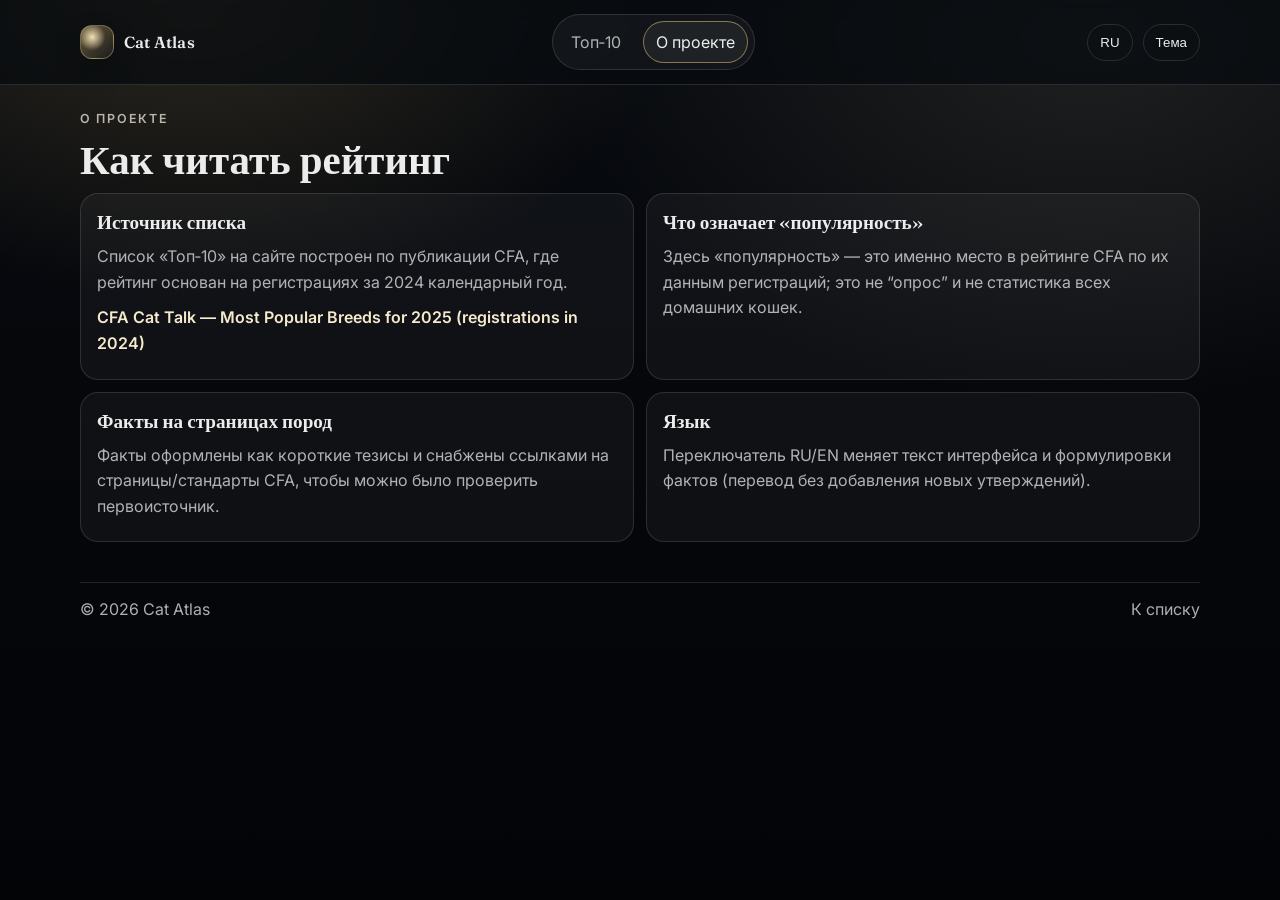
<file: about.html>
<!doctype html>
<html lang="ru" data-theme="dark">
<head>
  <meta charset="utf-8" />
  <meta name="viewport" content="width=device-width,initial-scale=1" />
  <title>О проекте — Cat Atlas</title>
  <meta name="description" content="Как читать рейтинг популярных пород: источник CFA и принцип формирования списка." />

  <meta property="og:title" content="О проекте — Cat Atlas" />
  <meta property="og:description" content="Как читать рейтинг: источник CFA и принцип формирования списка." />
  <meta property="og:type" content="article" />

  <link rel="preconnect" href="https://fonts.googleapis.com">
  <link rel="preconnect" href="https://fonts.gstatic.com" crossorigin>
  <link href="https://fonts.googleapis.com/css2?family=Fraunces:opsz,wght@9..144,400;9..144,600&family=Inter:wght@400;500;600&display=swap" rel="stylesheet">

  <link rel="stylesheet" href="assets/styles.css" />
  <script type="module">
    import { App } from "./assets/app.js";
    App.boot();

    function seo(){
      const lang = App.getLang();
      const title = lang === "ru" ? "О проекте — Cat Atlas" : "About — Cat Atlas";
      const desc  = lang === "ru"
        ? "Как читать рейтинг популярных пород: источник CFA и принцип формирования списка."
        : "How to read the breed ranking: CFA source and how the list is formed.";
      document.title = title;
      const md = document.querySelector('meta[name="description"]');
      if (md) md.setAttribute("content", desc);

      const s = document.getElementById("jsonld");
      s.textContent = JSON.stringify({
        "@context":"https://schema.org",
        "@type":"AboutPage",
        "name": title,
        "inLanguage": lang,
        "about": {
          "@type":"Thing",
          "name":"CFA breed popularity ranking",
          "sameAs":"https://cfa.org/cat-talk/most-popular-breeds-for-2024/"
        }
      }, null, 2);
    }

    seo();
    document.addEventListener("catatlas:langchange", seo);
  </script>

  <script type="application/ld+json" id="jsonld">{}</script>
</head>

<body>
  <a class="skip" href="#content">Перейти к содержимому</a>

  <header class="header">
    <div class="container header__row">
      <a class="brand" href="index.html">
        <span class="brand__mark" aria-hidden="true"></span>
        <span class="brand__text">Cat Atlas</span>
      </a>

      <button class="navbtn" type="button" data-nav-toggle aria-expanded="false" aria-controls="nav">Меню</button>

      <nav class="nav" id="nav" aria-label="Navigation">
        <a href="index.html">
          <span data-lang="ru">Топ‑10</span>
          <span data-lang="en" hidden>Top 10</span>
        </a>
        <a href="about.html" aria-current="page">
          <span data-lang="ru">О проекте</span>
          <span data-lang="en" hidden>About</span>
        </a>
      </nav>

      <div class="header__actions">
        <button class="btn btn--ghost" type="button" data-lang-toggle>RU</button>
        <button class="btn btn--ghost" type="button" data-theme>
          <span data-lang="ru">Тема</span>
          <span data-lang="en" hidden>Theme</span>
        </button>
      </div>
    </div>
  </header>

  <main id="content" class="section">
    <div class="container">
      <p class="eyebrow">
        <span data-lang="ru">О проекте</span>
        <span data-lang="en" hidden>About</span>
      </p>

      <h1 class="h1">
        <span data-lang="ru">Как читать рейтинг</span>
        <span data-lang="en" hidden>How to read the ranking</span>
      </h1>

      <div class="blocks">
        <article class="block">
          <h3 class="h3">
            <span data-lang="ru">Источник списка</span>
            <span data-lang="en" hidden>Source</span>
          </h3>
          <p>
            <span data-lang="ru">
              Список «Топ‑10» на сайте построен по публикации CFA, где рейтинг основан на регистрациях за 2024 календарный год.
            </span>
            <span data-lang="en" hidden>
              The site’s Top 10 list follows a CFA publication where ranking is based on registrations in calendar year 2024.
            </span>
          </p>
          <p class="refs" style="margin-top:10px;">
            <a href="https://cfa.org/cat-talk/most-popular-breeds-for-2024/" target="_blank" rel="noreferrer">
              CFA Cat Talk — Most Popular Breeds for 2025 (registrations in 2024)
            </a>
          </p>
        </article>

        <article class="block">
          <h3 class="h3">
            <span data-lang="ru">Что означает «популярность»</span>
            <span data-lang="en" hidden>What “popular” means</span>
          </h3>
          <p>
            <span data-lang="ru">
              Здесь «популярность» — это именно место в рейтинге CFA по их данным регистраций; это не “опрос” и не статистика всех домашних кошек.
            </span>
            <span data-lang="en" hidden>
              Here, “popular” means rank in CFA’s registration-based list; it is not a public poll and not statistics of all pet cats.
            </span>
          </p>
        </article>

        <article class="block">
          <h3 class="h3">
            <span data-lang="ru">Факты на страницах пород</span>
            <span data-lang="en" hidden>Facts on breed pages</span>
          </h3>
          <p>
            <span data-lang="ru">
              Факты оформлены как короткие тезисы и снабжены ссылками на страницы/стандарты CFA, чтобы можно было проверить первоисточник.
            </span>
            <span data-lang="en" hidden>
              Facts are presented as short bullets with links to CFA breed pages/standards so you can verify the primary source.
            </span>
          </p>
        </article>

        <article class="block">
          <h3 class="h3">
            <span data-lang="ru">Язык</span>
            <span data-lang="en" hidden>Language</span>
          </h3>
          <p>
            <span data-lang="ru">
              Переключатель RU/EN меняет текст интерфейса и формулировки фактов (перевод без добавления новых утверждений).
            </span>
            <span data-lang="en" hidden>
              The RU/EN switch changes UI text and fact wording (translation without adding new claims).
            </span>
          </p>
        </article>
      </div>
    </div>
  </main>

  <footer class="footer">
    <div class="container footer__row">
      <p class="muted">© <span data-year></span> Cat Atlas</p>
      <a class="muted" href="index.html">
        <span data-lang="ru">К списку</span><span data-lang="en" hidden>Back to list</span>
      </a>
    </div>
  </footer>

  <script type="module" src="assets/app.js"></script>
</body>
</html>
</file>
<file: assets/styles.css>
:root{
  --bg:#070A0F;
  --panel:rgba(255,255,255,.06);
  --panel2:rgba(255,255,255,.09);
  --line:rgba(255,255,255,.12);
  --text:rgba(255,255,255,.92);
  --muted:rgba(255,255,255,.68);
  --gold:#D6B36A;
  --gold2:#F2E1B6;
  --shadow:0 18px 55px rgba(0,0,0,.55);
  --radius:18px;

  --serif:"Fraunces", ui-serif, Georgia, serif;
  --sans:"Inter", ui-sans-serif, system-ui, -apple-system, Segoe UI, Roboto, Arial, sans-serif;

  color-scheme: dark;
}

:root[data-theme="light"]{
  --bg:#FAF7F2;
  --panel:rgba(17,19,24,.05);
  --panel2:rgba(17,19,24,.08);
  --line:rgba(17,19,24,.14);
  --text:rgba(17,19,24,.92);
  --muted:rgba(17,19,24,.62);
  --gold:#9B7A2F;
  --gold2:#D6B36A;
  --shadow:0 20px 55px rgba(17,19,24,.18);

  color-scheme: light;
}

*{box-sizing:border-box}
html,body{height:100%}
body{
  margin:0;
  font-family:var(--sans);
  color:var(--text);
  background:
    radial-gradient(800px 500px at 15% 0%, rgba(214,179,106,.18), transparent 60%),
    radial-gradient(900px 600px at 85% 5%, rgba(242,225,182,.10), transparent 60%),
    linear-gradient(180deg, var(--bg), color-mix(in oklab, var(--bg) 75%, black 25%));
}

a{color:inherit; text-decoration:none}
a:hover{ text-decoration: underline; text-underline-offset: 3px; }
p{margin:0}
ul{margin:0; padding-left:18px}

.container{ width:min(1120px, calc(100% - 32px)); margin-inline:auto; }

.skip{
  position:absolute; left:-999px; top:12px;
  padding:10px 12px;
  background:var(--panel2);
  border:1px solid var(--line);
  border-radius:999px;
}
.skip:focus{ left:16px; z-index:100; }

.header{
  position:sticky; top:0; z-index:50;
  backdrop-filter:blur(10px);
  background: color-mix(in oklab, var(--bg) 70%, transparent);
  border-bottom:1px solid var(--line);
}
.header__row{
  display:flex; align-items:center; justify-content:space-between;
  gap:14px; padding:14px 0;
}

.brand{ display:flex; align-items:center; gap:10px; min-width:140px; }
.brand__mark{
  width:34px; height:34px; border-radius:12px;
  background:
    radial-gradient(circle at 35% 35%, var(--gold2), transparent 45%),
    linear-gradient(135deg, rgba(214,179,106,.45), rgba(255,255,255,.05));
  border:1px solid color-mix(in oklab, var(--line) 70%, var(--gold));
  box-shadow:0 10px 25px rgba(0,0,0,.25);
}
.brand__text{ font-family:var(--serif); letter-spacing:.2px; font-weight:600; }

.nav{
  display:flex; align-items:center; gap:10px; padding:6px;
  border-radius:999px;
  background: color-mix(in oklab, var(--panel) 70%, transparent);
  border:1px solid var(--line);
}
.nav a{
  padding:10px 12px; border-radius:999px;
  color:var(--muted);
}
.nav a[aria-current="page"]{
  color:var(--text);
  background: color-mix(in oklab, var(--panel2) 60%, transparent);
  border:1px solid color-mix(in oklab, var(--line) 50%, var(--gold));
}
.nav a:hover{
  color:var(--text);
  background: color-mix(in oklab, var(--panel2) 55%, transparent);
  text-decoration:none;
}

.navbtn{
  display:none;
  padding:10px 12px;
  border-radius:999px;
  border:1px solid var(--line);
  background:transparent;
  color:var(--text);
}

.header__actions{ display:flex; gap:10px; align-items:center; }

.btn{
  padding:10px 12px;
  border-radius:999px;
  border:1px solid var(--line);
  background: color-mix(in oklab, var(--panel2) 60%, transparent);
  color:var(--text);
  cursor:pointer;
}
.btn:hover{ border-color: color-mix(in oklab, var(--line) 55%, var(--gold)); }
.btn--ghost{ background:transparent; }

.pill{
  padding:6px 10px;
  border-radius:999px;
  border:1px solid color-mix(in oklab, var(--line) 60%, var(--gold));
  color: color-mix(in oklab, var(--text) 75%, var(--gold2));
  font-weight:600;
  font-size:.85rem;
}

.hero{ padding:30px 0 10px; }
.hero__grid{ display:grid; grid-template-columns: 1.35fr .65fr; gap:18px; align-items:start; }
.hero__copy{
  padding:18px;
  border-radius:var(--radius);
  border:1px solid var(--line);
  background: linear-gradient(180deg, color-mix(in oklab, var(--panel2) 65%, transparent), transparent);
  box-shadow: var(--shadow);
}
.eyebrow{
  display:inline-block;
  font-weight:600;
  letter-spacing:.14em;
  text-transform:uppercase;
  font-size:.78rem;
  color: color-mix(in oklab, var(--muted) 85%, var(--gold));
}
.h1{
  font-family:var(--serif);
  font-weight:600;
  line-height:1.08;
  font-size: clamp(1.8rem, 3.2vw, 2.6rem);
  margin:10px 0;
}
.h2{ margin:0; font-family:var(--serif); font-size:1.4rem; font-weight:600; }
.h3{ margin:0; font-family:var(--serif); font-size:1.15rem; font-weight:600; }
.lead{ color:var(--muted); font-size:1.02rem; line-height:1.55; }
.muted{ color:var(--muted); }

.hero__card{
  padding:18px;
  border-radius:var(--radius);
  border:1px solid var(--line);
  background: color-mix(in oklab, var(--panel) 75%, transparent);
  box-shadow: var(--shadow);
}

.field{ display:flex; flex-direction:column; gap:8px; margin-top:14px; }
.field__label{ color:var(--muted); font-size:.9rem; }
.input{
  padding:12px 12px;
  border-radius:14px;
  border:1px solid var(--line);
  background: color-mix(in oklab, var(--panel2) 55%, transparent);
  color:var(--text);
  outline:none;
}
.input:focus{
  border-color: color-mix(in oklab, var(--line) 45%, var(--gold));
  box-shadow:0 0 0 4px color-mix(in oklab, var(--gold) 20%, transparent);
}

.section{ padding:22px 0; }
.section--alt{
  border-top:1px solid var(--line);
  border-bottom:1px solid var(--line);
  background: linear-gradient(180deg, transparent, color-mix(in oklab, var(--panel) 65%, transparent), transparent);
}
.section__head{
  display:flex; align-items:baseline; justify-content:space-between;
  gap:14px; margin-bottom:14px;
}

.grid{
  display:grid;
  grid-template-columns: repeat(3, 1fr);
  gap:12px;
}

.card{
  border-radius:var(--radius);
  border:1px solid var(--line);
  background: color-mix(in oklab, var(--panel) 80%, transparent);
  box-shadow:0 14px 40px rgba(0,0,0,.25);
  overflow:hidden;
  transition: transform .15s ease, border-color .15s ease;
}

.card:hover{
  transform: translateY(-2px);
  border-color: color-mix(in oklab, var(--line) 55%, var(--gold));
}

.card__image{
  display:block;
  aspect-ratio:16 / 10;
  overflow:hidden;
  background: color-mix(in oklab, var(--panel2) 55%, transparent);
  border-bottom:1px solid var(--line);
}

.card__image img{
  width:100%;
  height:100%;
  object-fit:cover;
  display:block;
  transition: transform .25s ease;
}

.card:hover .card__image img{
  transform: scale(1.04);
}

.card__body{
  padding:16px;
  display:flex;
  flex-direction:column;
  gap:10px;
  min-height:170px;
}

.card__top{ display:flex; align-items:center; justify-content:space-between; gap:10px; }
.card__title{
  margin:0;
  font-family:var(--serif);
  font-weight:600;
  font-size:1.12rem;
  letter-spacing:.2px;
}
.card__text{ color:var(--muted); line-height:1.55; }
.card__link{
  margin-top:auto;
  color: color-mix(in oklab, var(--gold2) 70%, white 30%);
  font-weight:600;
  text-decoration:none;
}
.card__link:hover{ text-decoration: underline; }

.empty{
  margin-top:14px;
  padding:18px;
  border-radius:var(--radius);
  border:1px dashed var(--line);
  background: color-mix(in oklab, var(--panel) 70%, transparent);
}

.footer{ padding:18px 0 28px; }
.footer__row{
  display:flex; justify-content:space-between; align-items:center; gap:14px;
  border-top:1px solid var(--line);
  padding-top:16px;
}

/* Breed page */
.breadcrumbs{ margin:18px 0 0; color:var(--muted); font-size:.95rem; }
.breadcrumbs a{ color:var(--muted); }
.breadcrumbs a:hover{ color:var(--text); }

.breed-hero{
  padding:18px;
  border-radius:var(--radius);
  border:1px solid var(--line);
  background: color-mix(in oklab, var(--panel2) 55%, transparent);
  box-shadow:var(--shadow);
  display:grid;
  grid-template-columns: 1.1fr .9fr;
  gap:16px;
  margin-top:12px;
}

.heroimg{
  border-radius:16px;
  border:1px solid var(--line);
  overflow:hidden;
  min-height:280px;
  position:relative;
  background: color-mix(in oklab, var(--panel) 70%, transparent);
}
.heroimg img{
  width:100%; height:100%;
  object-fit:cover;
  display:block;
  transform:scale(1.02);
}
.heroimg::after{
  content:"";
  position:absolute; inset:0;
  background: linear-gradient(90deg, rgba(0,0,0,.45), transparent 55%),
              radial-gradient(600px 280px at 20% 35%, rgba(214,179,106,.22), transparent 60%);
  pointer-events:none;
}

.kicker{
  display:inline-block;
  padding:6px 10px;
  border-radius:999px;
  border:1px solid color-mix(in oklab, var(--line) 55%, var(--gold));
  background: color-mix(in oklab, var(--panel) 70%, transparent);
  color: color-mix(in oklab, var(--text) 75%, var(--gold2));
  font-weight:600;
  font-size:.9rem;
}
.breed-hero__title{
  margin:10px 0 8px;
  font-family:var(--serif);
  font-size: clamp(1.6rem, 2.8vw, 2.3rem);
  line-height:1.1;
}

.blocks{ margin-top:12px; display:grid; grid-template-columns: 1fr 1fr; gap:12px; }
.block{
  padding:16px;
  border-radius:var(--radius);
  border:1px solid var(--line);
  background: color-mix(in oklab, var(--panel) 75%, transparent);
}
.block h3{ margin:0 0 10px; font-family:var(--serif); font-size:1.2rem; }
.block p, .block li{ color:var(--muted); line-height:1.6; margin:6px 0; }

.refs a{
  color: color-mix(in oklab, var(--gold2) 70%, white 30%);
  font-weight:600;
}

.pager{
  display:flex;
  gap:10px;
  justify-content:space-between;
  margin-top:12px;
}
.pager a{
  display:inline-flex;
  align-items:center;
  gap:8px;
  padding:10px 12px;
  border-radius:999px;
  border:1px solid var(--line);
  background: color-mix(in oklab, var(--panel2) 50%, transparent);
  color:var(--text);
  text-decoration:none;
  max-width:48%;
}
.pager a:hover{ border-color: color-mix(in oklab, var(--line) 55%, var(--gold)); }
.pager a span{ color:var(--muted); font-weight:500; }

@media (max-width: 980px){
  .hero__grid{ grid-template-columns: 1fr; }
  .grid{ grid-template-columns: repeat(2, 1fr); }
  .breed-hero{ grid-template-columns: 1fr; }
  .blocks{ grid-template-columns: 1fr; }
}

@media (max-width: 640px){
  .navbtn{ display:inline-flex; }
  .nav{
    display:none;
    position:absolute;
    left:16px; right:16px;
    top:62px;
    flex-direction:column;
    align-items:stretch;
    gap:6px;
    padding:10px;
    border-radius:16px;
    box-shadow: var(--shadow);
    background: color-mix(in oklab, var(--bg) 75%, transparent);
  }
  .nav.is-open{ display:flex; }
  .grid{ grid-template-columns: 1fr; }
  .pager{ flex-direction:column; }
  .pager a{ max-width:100%; justify-content:center; }
}
</file>
